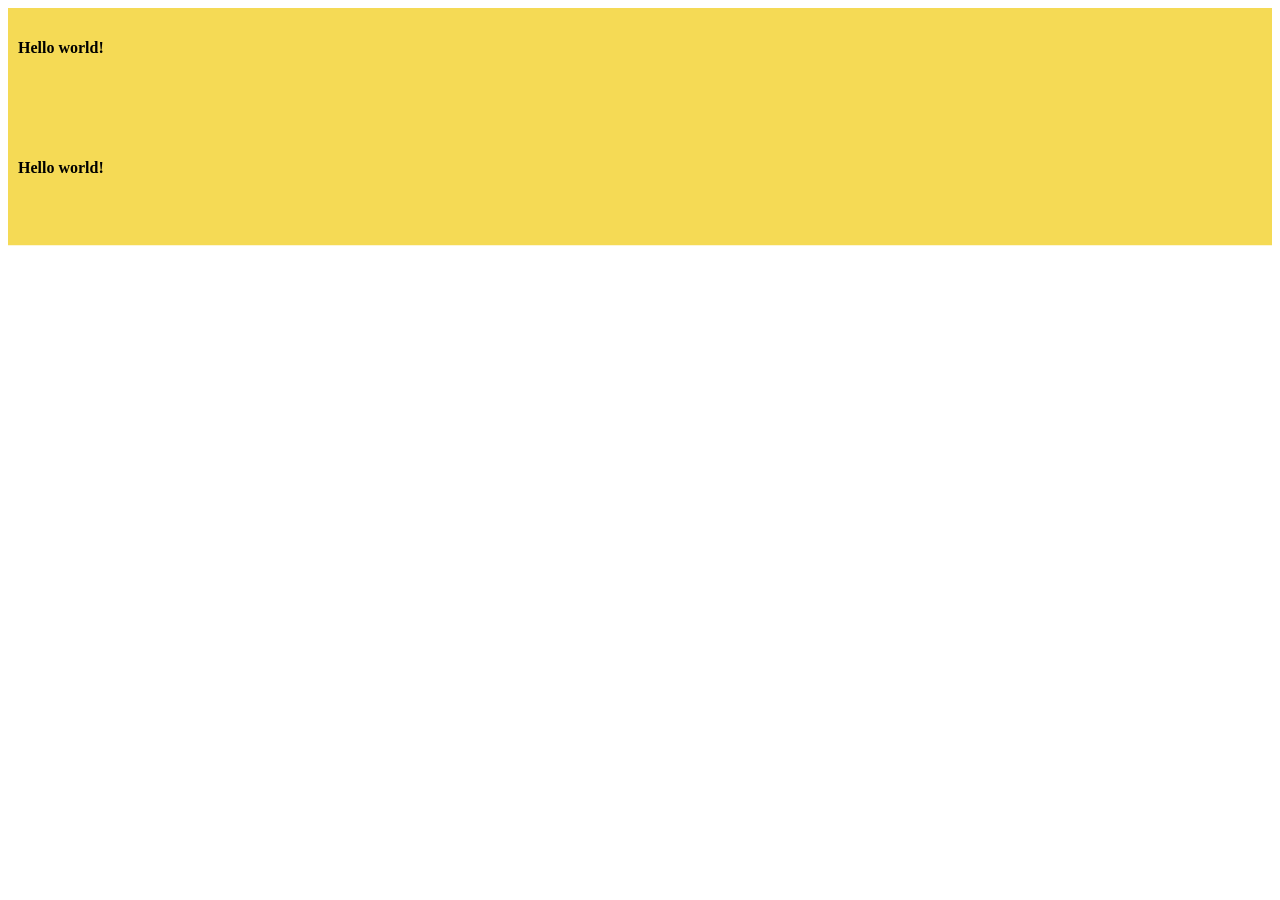
<file: webHost/index.html>
<!DOCTYPE html>
<html>

<body>
<div id="capture" style="padding: 10px; background: #f5da55">
    <h4 style="color: #000; ">Hello world!</h4>
	
	<p align='center'><iframe src="https://free.timeanddate.com/clock/i8w2o678/n136/tluk/ftb/th1/ts1" frameborder="0" width="38" height="18"></iframe></p>

</div>

<script src="html2canvas.min.js"></script>

<script>
html2canvas(document.querySelector("#capture")).then(canvas => {
    document.body.appendChild(canvas)
});
</script>

</body>
</html>
</file>
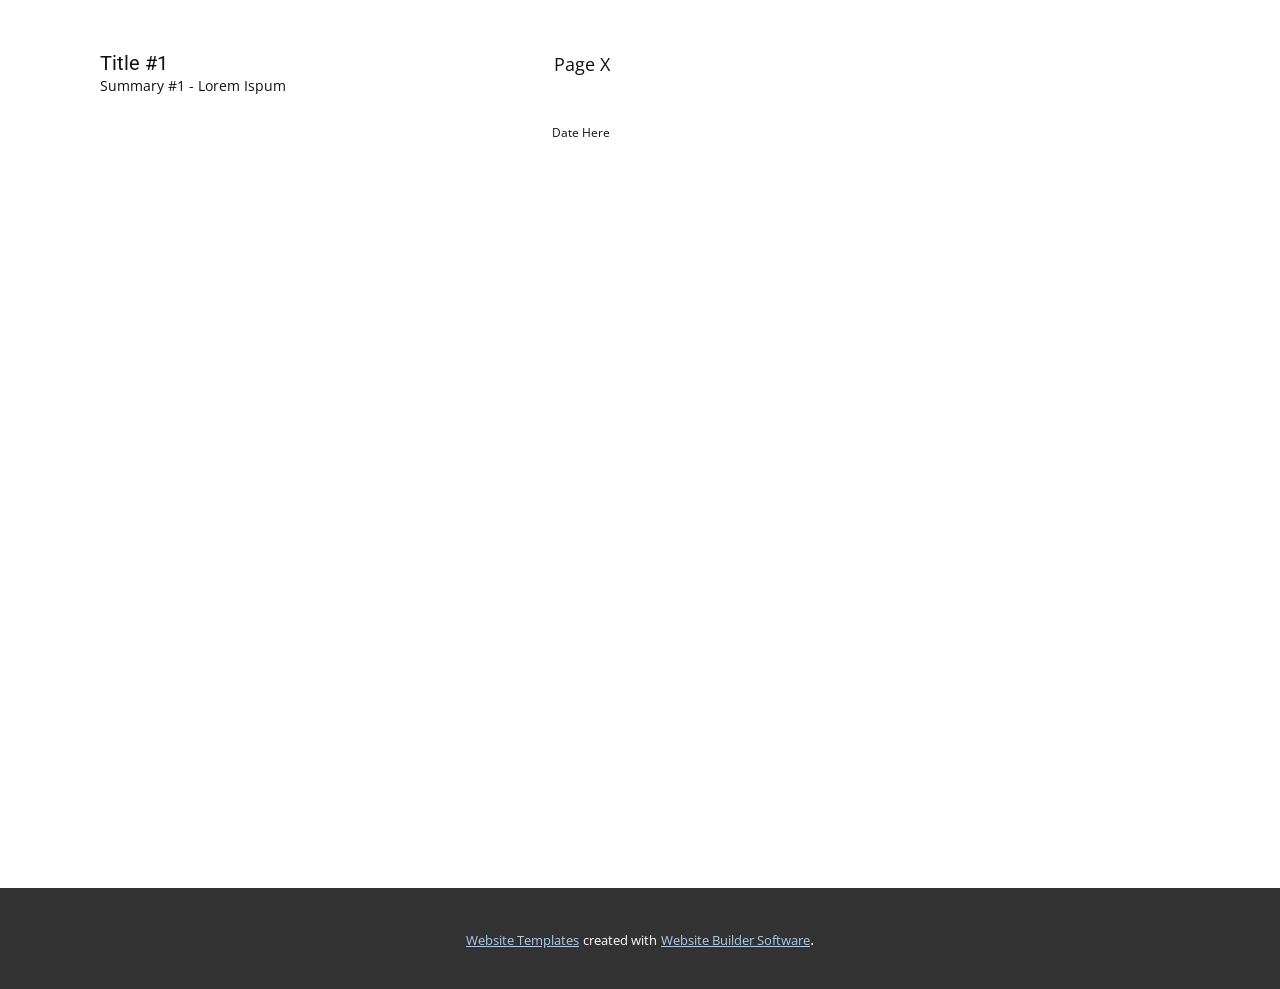
<file: htmlLayouts/test1/index.html>
<!DOCTYPE html>
<html style="font-size: 16px;" lang="en"><head>
    <meta name="viewport" content="width=device-width, initial-scale=1.0">
    <meta charset="utf-8">
    <meta name="keywords" content="">
    <meta name="description" content="">
    <title>Home</title>
    <link rel="stylesheet" href="nicepage.css" media="screen">
<link rel="stylesheet" href="Home.css" media="screen">
    <script class="u-script" type="text/javascript" src="jquery.js" defer=""></script>
    <script class="u-script" type="text/javascript" src="nicepage.js" defer=""></script>
    <meta name="generator" content="Nicepage 5.11.4, nicepage.com">
    <link id="u-theme-google-font" rel="stylesheet" href="https://fonts.googleapis.com/css?family=Roboto:100,100i,300,300i,400,400i,500,500i,700,700i,900,900i|Open+Sans:300,300i,400,400i,500,500i,600,600i,700,700i,800,800i">
    
    
    <script type="application/ld+json">{
		"@context": "http://schema.org",
		"@type": "Organization",
		"name": ""
}</script>
    <meta name="theme-color" content="#478ac9">
    <meta property="og:title" content="Home">
    <meta property="og:type" content="website">
  <meta data-intl-tel-input-cdn-path="intlTelInput/"></head>
  <body data-home-page="Home.html" data-home-page-title="Home" class="u-body u-xl-mode" data-lang="en">
    <section class="u-clearfix u-section-1" id="sec-b94a">
      <div class="u-clearfix u-sheet u-sheet-1">
        <div class="u-clearfix u-expanded-width u-layout-wrap u-layout-wrap-1">
          <div class="u-layout">
            <div class="u-layout-row">
              <div class="u-container-style u-layout-cell u-size-30 u-layout-cell-1">
                <div class="u-container-layout u-container-layout-1">
                  <p class="u-align-right u-text u-text-1">Pa​ge X</p>
                  <h5 class="u-text u-text-default u-text-2">Title #1<br>
                  </h5>
                  <p class="u-text u-text-3">Summary #1 - Lorem Ispum<br>
                    <br>
                    <br>
                  </p>
                  <p class="u-align-right u-text u-text-4">Date Here</p>
                </div>
              </div>
              <div class="u-container-style u-layout-cell u-size-30 u-layout-cell-2">
                <div class="u-container-layout u-container-layout-2"></div>
              </div>
            </div>
          </div>
        </div>
      </div>
    </section>
    
    
    
    <section class="u-backlink u-clearfix u-grey-80">
      <a class="u-link" href="https://nicepage.com/website-templates" target="_blank">
        <span>Website Templates</span>
      </a>
      <p class="u-text">
        <span>created with</span>
      </p>
      <a class="u-link" href="" target="_blank">
        <span>Website Builder Software</span>
      </a>. 
    </section>
  
</body></html>
</file>
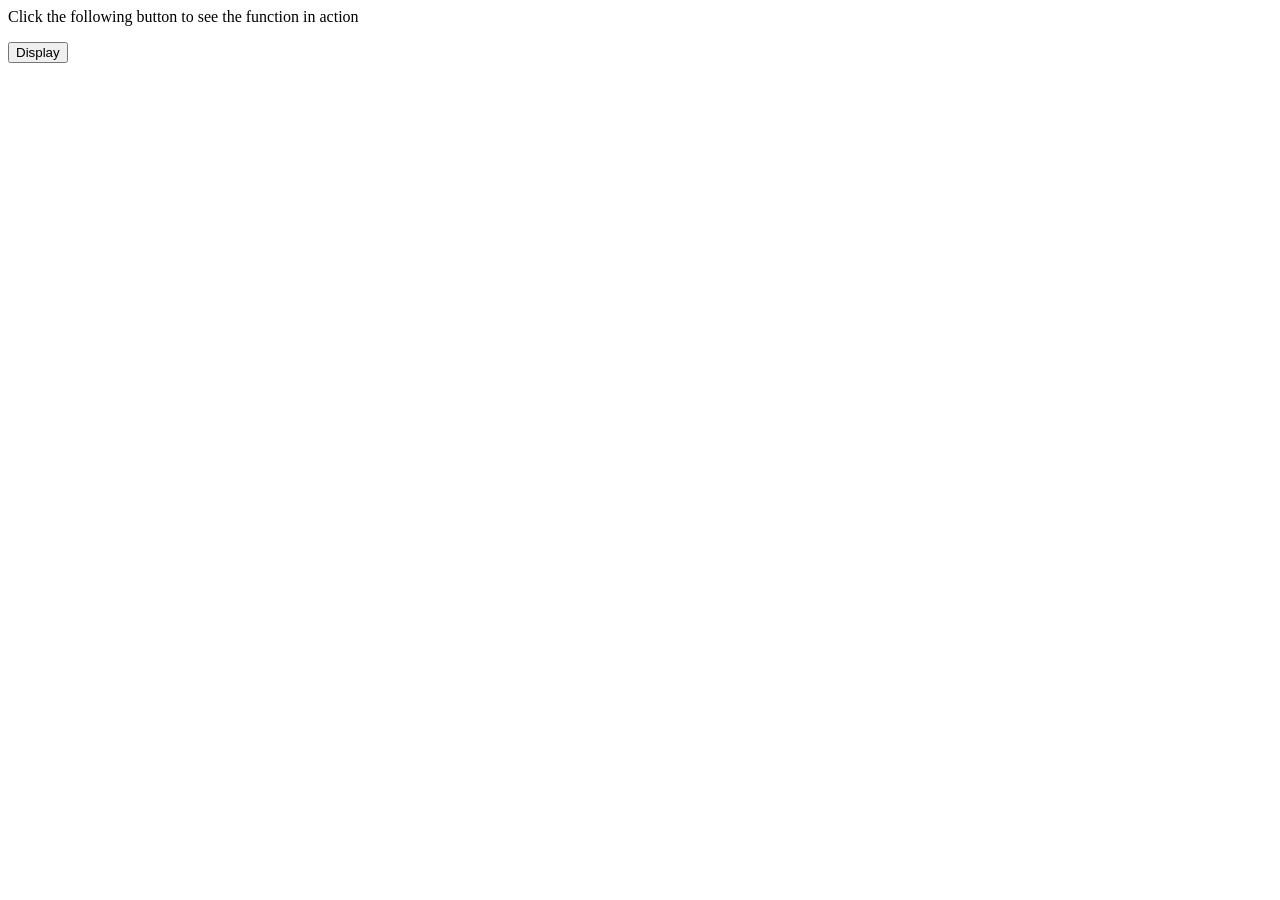
<file: webHost/test.html>
<html>  
<head>  
<script type = "text/javascript" src="function.js"></script>  
</head>  
<body>  
<p>Click the following button to see the function in action</p>  
<input type = "button" onclick = "jsonInterpret()" value = "Display">  
</body>  
</html>
</file>
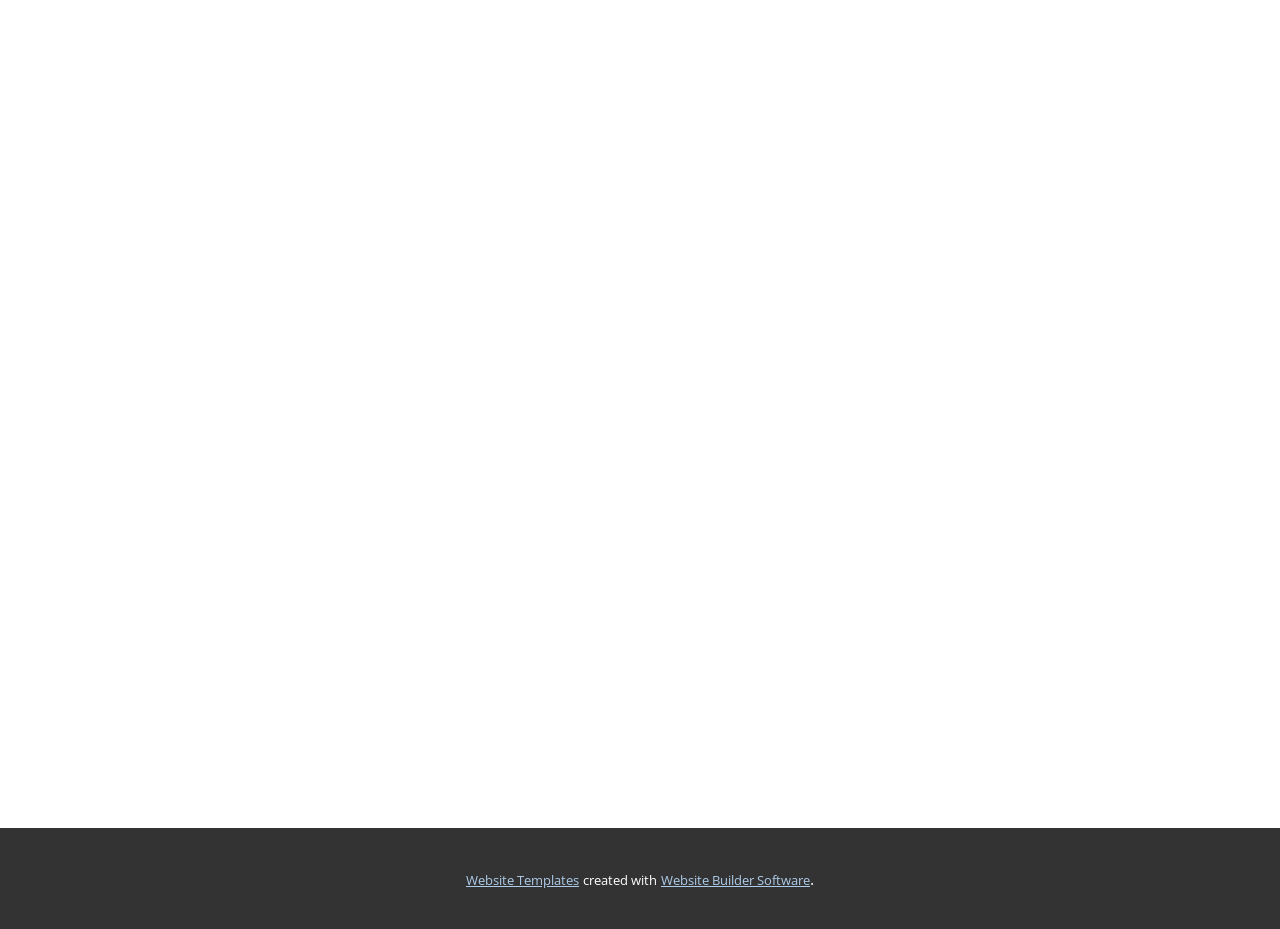
<file: htmlLayouts/test1/About.html>
<!DOCTYPE html>
<html style="font-size: 16px;" lang="en"><head>
    <meta name="viewport" content="width=device-width, initial-scale=1.0">
    <meta charset="utf-8">
    <meta name="keywords" content="">
    <meta name="description" content="">
    <title>About</title>
    <link rel="stylesheet" href="nicepage.css" media="screen">
<link rel="stylesheet" href="About.css" media="screen">
    <script class="u-script" type="text/javascript" src="jquery.js" defer=""></script>
    <script class="u-script" type="text/javascript" src="nicepage.js" defer=""></script>
    <meta name="generator" content="Nicepage 5.11.4, nicepage.com">
    <link id="u-theme-google-font" rel="stylesheet" href="https://fonts.googleapis.com/css?family=Roboto:100,100i,300,300i,400,400i,500,500i,700,700i,900,900i|Open+Sans:300,300i,400,400i,500,500i,600,600i,700,700i,800,800i">
    
    
    <script type="application/ld+json">{
		"@context": "http://schema.org",
		"@type": "Organization",
		"name": ""
}</script>
    <meta name="theme-color" content="#478ac9">
    <meta property="og:title" content="About">
    <meta property="og:type" content="website">
  <meta data-intl-tel-input-cdn-path="intlTelInput/"></head>
  <body class="u-body u-xl-mode" data-lang="en"><header class="u-clearfix u-container-align-center u-header u-header" id="sec-b9bc"><div class="u-clearfix u-sheet u-sheet-1"></div></header>
    <section class="u-clearfix u-section-1" id="sec-2526">
      <div class="u-clearfix u-sheet u-sheet-1"></div>
    </section>
    
    
    <footer class="u-align-center u-clearfix u-footer u-white u-footer" id="sec-6bea"><div class="u-clearfix u-sheet u-sheet-1"></div></footer>
    <section class="u-backlink u-clearfix u-grey-80">
      <a class="u-link" href="https://nicepage.com/website-templates" target="_blank">
        <span>Website Templates</span>
      </a>
      <p class="u-text">
        <span>created with</span>
      </p>
      <a class="u-link" href="" target="_blank">
        <span>Website Builder Software</span>
      </a>. 
    </section>
  
</body></html>
</file>
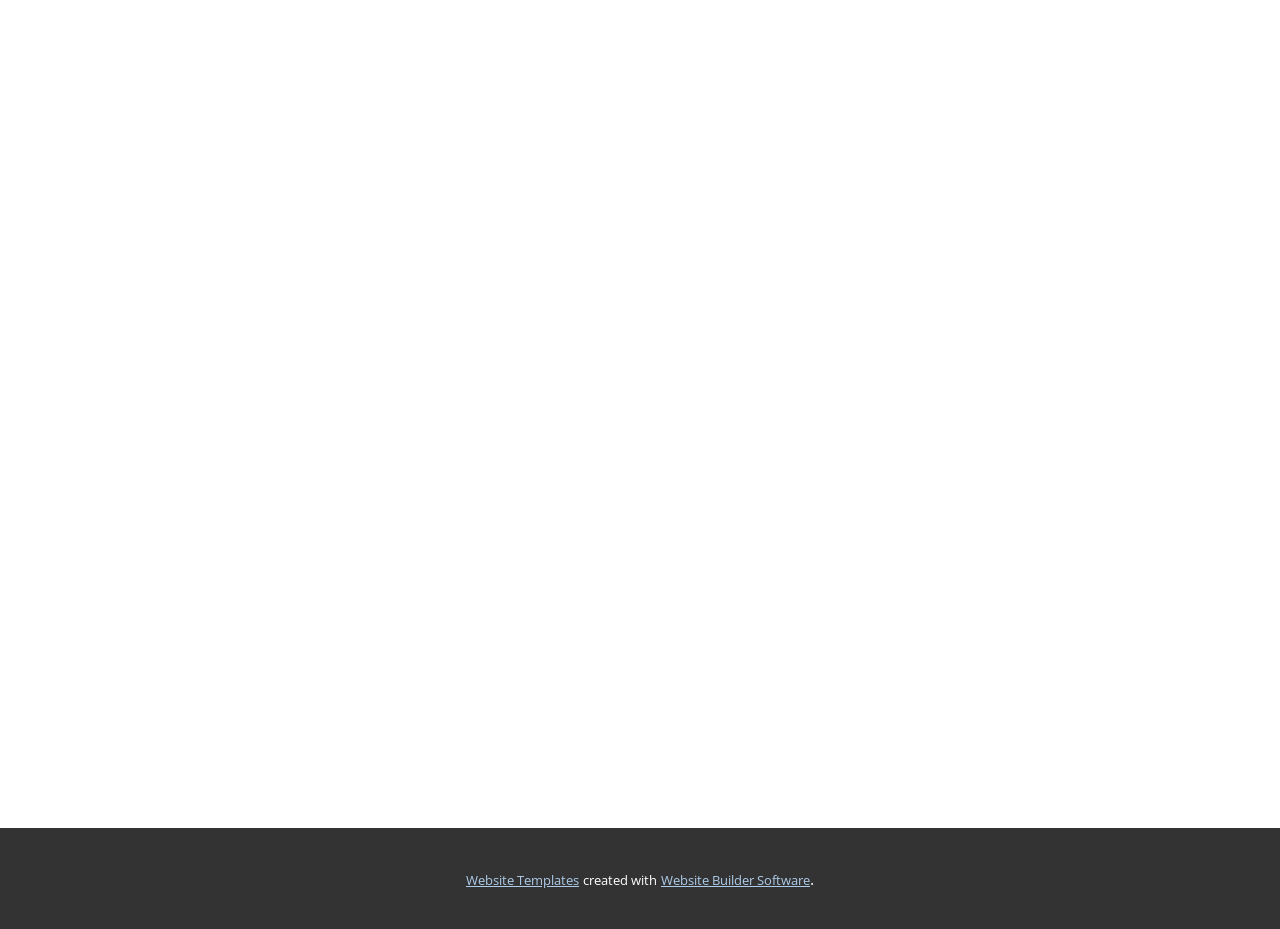
<file: htmlLayouts/test1/Contact.html>
<!DOCTYPE html>
<html style="font-size: 16px;" lang="en"><head>
    <meta name="viewport" content="width=device-width, initial-scale=1.0">
    <meta charset="utf-8">
    <meta name="keywords" content="">
    <meta name="description" content="">
    <title>Contact</title>
    <link rel="stylesheet" href="nicepage.css" media="screen">
<link rel="stylesheet" href="Contact.css" media="screen">
    <script class="u-script" type="text/javascript" src="jquery.js" defer=""></script>
    <script class="u-script" type="text/javascript" src="nicepage.js" defer=""></script>
    <meta name="generator" content="Nicepage 5.11.4, nicepage.com">
    <link id="u-theme-google-font" rel="stylesheet" href="https://fonts.googleapis.com/css?family=Roboto:100,100i,300,300i,400,400i,500,500i,700,700i,900,900i|Open+Sans:300,300i,400,400i,500,500i,600,600i,700,700i,800,800i">
    
    
    <script type="application/ld+json">{
		"@context": "http://schema.org",
		"@type": "Organization",
		"name": ""
}</script>
    <meta name="theme-color" content="#478ac9">
    <meta property="og:title" content="Contact">
    <meta property="og:type" content="website">
  <meta data-intl-tel-input-cdn-path="intlTelInput/"></head>
  <body class="u-body u-xl-mode" data-lang="en"><header class="u-clearfix u-container-align-center u-header u-header" id="sec-b9bc"><div class="u-clearfix u-sheet u-sheet-1"></div></header>
    <section class="u-clearfix u-section-1" id="sec-a862">
      <div class="u-clearfix u-sheet u-sheet-1"></div>
    </section>
    
    
    <footer class="u-align-center u-clearfix u-footer u-white u-footer" id="sec-6bea"><div class="u-clearfix u-sheet u-sheet-1"></div></footer>
    <section class="u-backlink u-clearfix u-grey-80">
      <a class="u-link" href="https://nicepage.com/website-templates" target="_blank">
        <span>Website Templates</span>
      </a>
      <p class="u-text">
        <span>created with</span>
      </p>
      <a class="u-link" href="" target="_blank">
        <span>Website Builder Software</span>
      </a>. 
    </section>
  
</body></html>
</file>
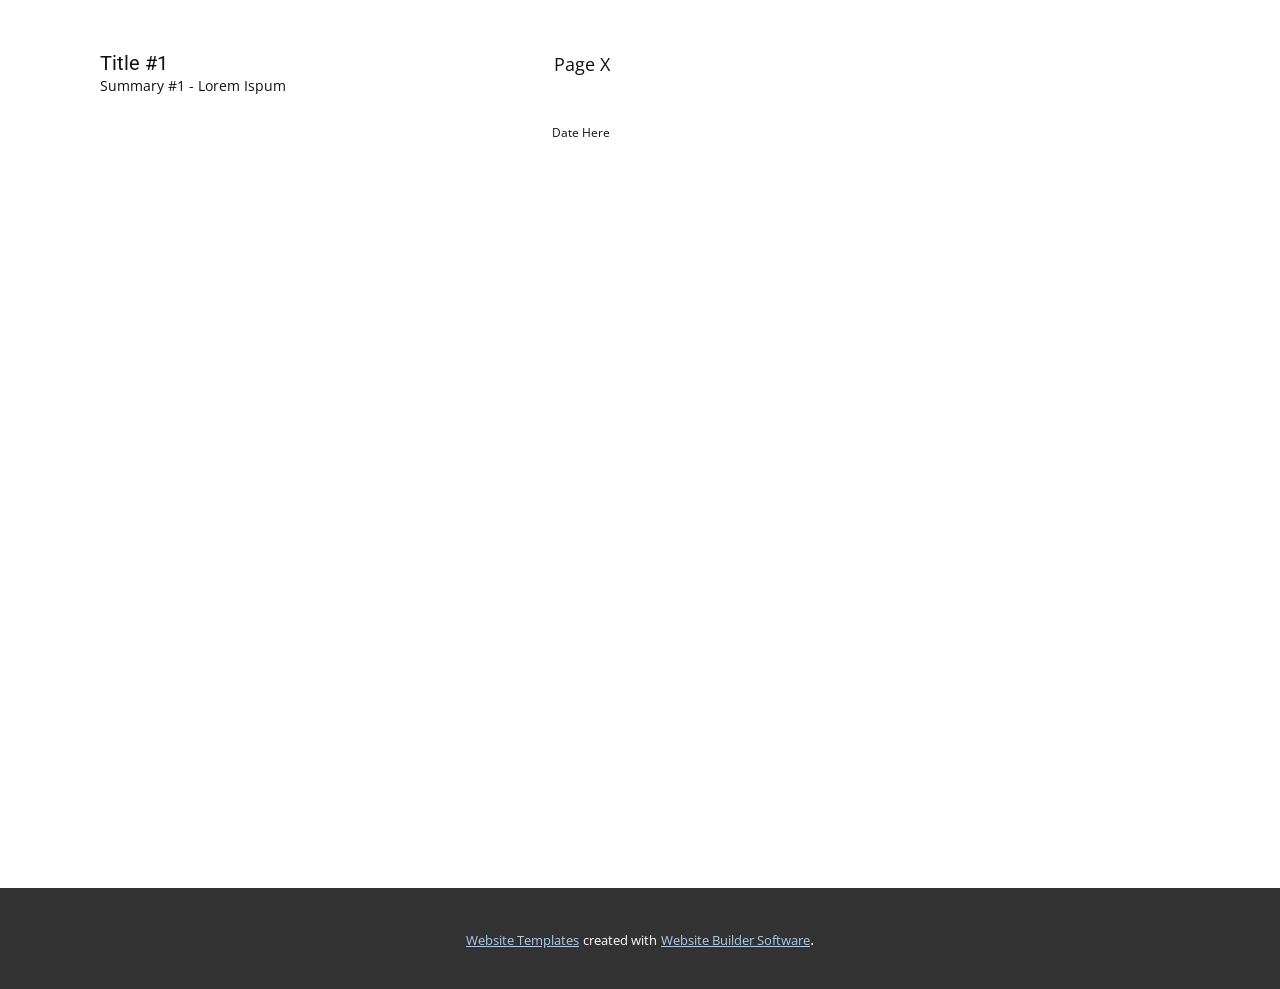
<file: htmlLayouts/test1/Home.html>
<!DOCTYPE html>
<html style="font-size: 16px;" lang="en"><head>
    <meta name="viewport" content="width=device-width, initial-scale=1.0">
    <meta charset="utf-8">
    <meta name="keywords" content="">
    <meta name="description" content="">
    <title>Home</title>
    <link rel="stylesheet" href="nicepage.css" media="screen">
<link rel="stylesheet" href="Home.css" media="screen">
    <script class="u-script" type="text/javascript" src="jquery.js" defer=""></script>
    <script class="u-script" type="text/javascript" src="nicepage.js" defer=""></script>
    <meta name="generator" content="Nicepage 5.11.4, nicepage.com">
    <link id="u-theme-google-font" rel="stylesheet" href="https://fonts.googleapis.com/css?family=Roboto:100,100i,300,300i,400,400i,500,500i,700,700i,900,900i|Open+Sans:300,300i,400,400i,500,500i,600,600i,700,700i,800,800i">
    
    
    <script type="application/ld+json">{
		"@context": "http://schema.org",
		"@type": "Organization",
		"name": ""
}</script>
    <meta name="theme-color" content="#478ac9">
    <meta property="og:title" content="Home">
    <meta property="og:type" content="website">
  <meta data-intl-tel-input-cdn-path="intlTelInput/"></head>
  <body class="u-body u-xl-mode" data-lang="en">
    <section class="u-clearfix u-section-1" id="sec-b94a">
      <div class="u-clearfix u-sheet u-sheet-1">
        <div class="u-clearfix u-expanded-width u-layout-wrap u-layout-wrap-1">
          <div class="u-layout">
            <div class="u-layout-row">
              <div class="u-container-style u-layout-cell u-size-30 u-layout-cell-1">
                <div class="u-container-layout u-container-layout-1">
                  <p class="u-align-right u-text u-text-1">Pa​ge X</p>
                  <h5 class="u-text u-text-default u-text-2">Title #1<br>
                  </h5>
                  <p class="u-text u-text-3">Summary #1 - Lorem Ispum<br>
                    <br>
                    <br>
                  </p>
                  <p class="u-align-right u-text u-text-4">Date Here</p>
                </div>
              </div>
              <div class="u-container-style u-layout-cell u-size-30 u-layout-cell-2">
                <div class="u-container-layout u-container-layout-2"></div>
              </div>
            </div>
          </div>
        </div>
      </div>
    </section>
    
    
    
    <section class="u-backlink u-clearfix u-grey-80">
      <a class="u-link" href="https://nicepage.com/website-templates" target="_blank">
        <span>Website Templates</span>
      </a>
      <p class="u-text">
        <span>created with</span>
      </p>
      <a class="u-link" href="" target="_blank">
        <span>Website Builder Software</span>
      </a>. 
    </section>
  
</body></html>
</file>
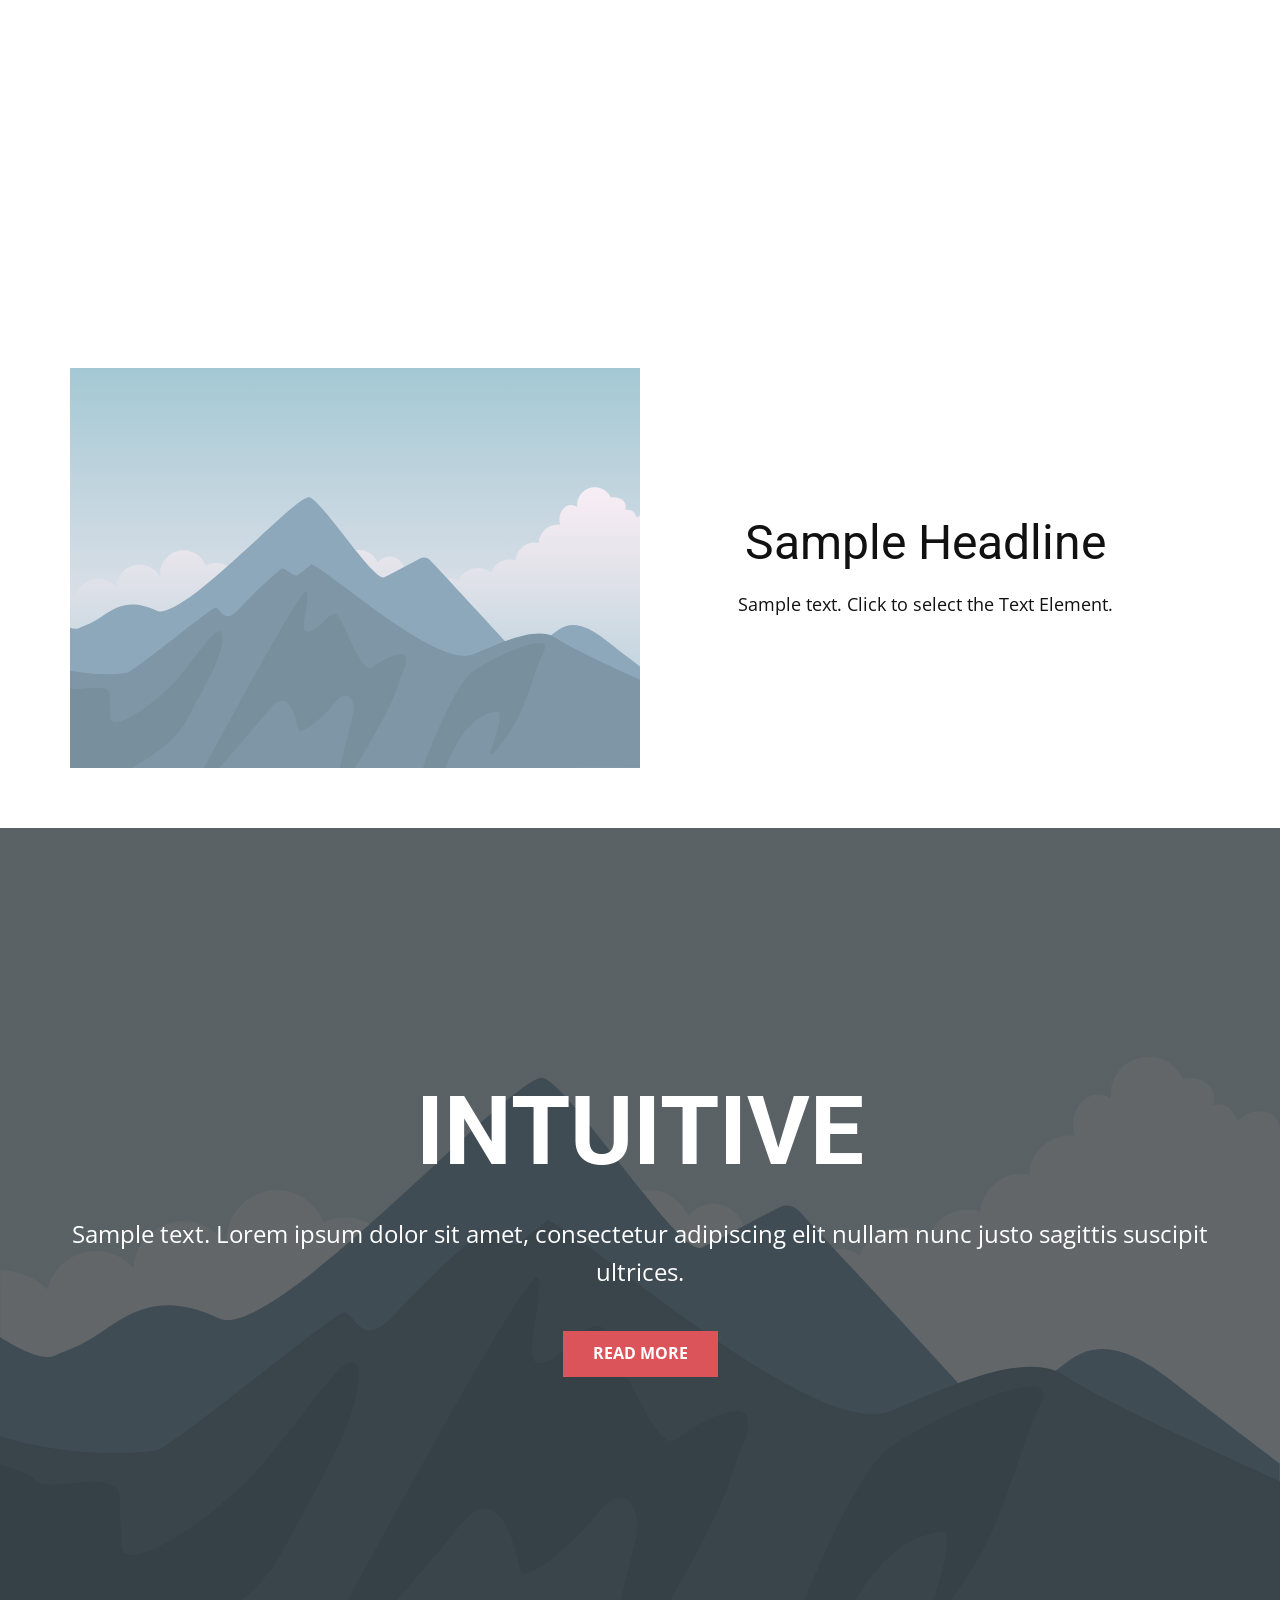
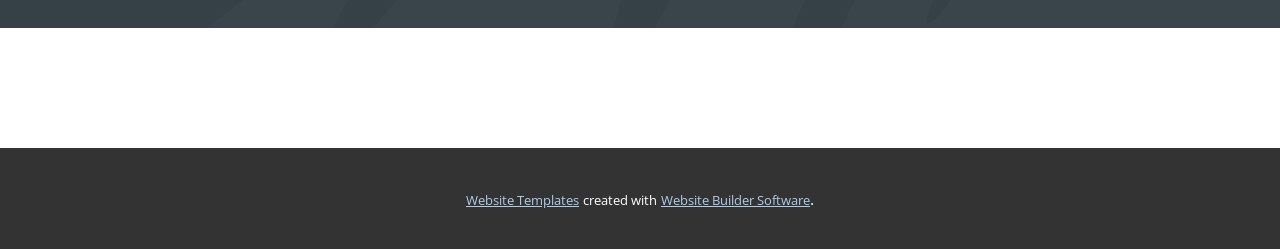
<file: htmlLayouts/test1/Page-1.html>
<!DOCTYPE html>
<html style="font-size: 16px;" lang="en"><head>
    <meta name="viewport" content="width=device-width, initial-scale=1.0">
    <meta charset="utf-8">
    <meta name="keywords" content="INTUITIVE">
    <meta name="description" content="">
    <title>Page 1</title>
    <link rel="stylesheet" href="nicepage.css" media="screen">
<link rel="stylesheet" href="Page-1.css" media="screen">
    <script class="u-script" type="text/javascript" src="jquery.js" defer=""></script>
    <script class="u-script" type="text/javascript" src="nicepage.js" defer=""></script>
    <meta name="generator" content="Nicepage 5.11.4, nicepage.com">
    <link id="u-theme-google-font" rel="stylesheet" href="https://fonts.googleapis.com/css?family=Roboto:100,100i,300,300i,400,400i,500,500i,700,700i,900,900i|Open+Sans:300,300i,400,400i,500,500i,600,600i,700,700i,800,800i">
    
    
    
    <script type="application/ld+json">{
		"@context": "http://schema.org",
		"@type": "Organization",
		"name": ""
}</script>
    <meta name="theme-color" content="#478ac9">
    <meta property="og:title" content="Page 1">
    <meta property="og:type" content="website">
  <meta data-intl-tel-input-cdn-path="intlTelInput/"></head>
  <body class="u-body u-xl-mode" data-lang="en"><header class="u-clearfix u-container-align-center u-header u-header" id="sec-b9bc"><div class="u-clearfix u-sheet u-sheet-1"></div></header>
    <section class="u-clearfix u-section-1" id="sec-6d14">
      <div class="u-clearfix u-sheet u-sheet-1">
        <div class="u-clearfix u-expanded-width u-layout-wrap u-layout-wrap-1">
          <div class="u-layout">
            <div class="u-layout-row">
              <div class="u-container-style u-image u-layout-cell u-size-30 u-image-1" data-image-width="400" data-image-height="265">
                <div class="u-container-layout u-container-layout-1"></div>
              </div>
              <div class="u-container-align-center u-container-style u-layout-cell u-size-30 u-layout-cell-2">
                <div class="u-container-layout u-valign-middle u-container-layout-2">
                  <h2 class="u-align-center u-text u-text-default u-text-1">Sample Headline</h2>
                  <p class="u-align-center u-text u-text-default u-text-2">Sample text. Click to select the Text Element.</p>
                </div>
              </div>
            </div>
          </div>
        </div>
      </div>
    </section>
    <section class="u-align-center u-clearfix u-image u-shading u-section-2" src="" data-image-width="256" data-image-height="256" id="sec-5102">
      <div class="u-clearfix u-sheet u-valign-middle u-sheet-1">
        <h1 class="u-text u-text-default u-title u-text-1">INTUITIVE</h1>
        <p class="u-large-text u-text u-text-default u-text-variant u-text-2">Sample text. Lorem ipsum dolor sit amet, consectetur adipiscing elit nullam nunc justo sagittis suscipit ultrices.</p>
        <a href="#" class="u-btn u-button-style u-palette-2-base u-btn-1">Read More</a>
      </div>
    </section>
    
    
    <footer class="u-align-center u-clearfix u-footer u-white u-footer" id="sec-6bea"><div class="u-clearfix u-sheet u-sheet-1"></div></footer>
    <section class="u-backlink u-clearfix u-grey-80">
      <a class="u-link" href="https://nicepage.com/website-templates" target="_blank">
        <span>Website Templates</span>
      </a>
      <p class="u-text">
        <span>created with</span>
      </p>
      <a class="u-link" href="" target="_blank">
        <span>Website Builder Software</span>
      </a>. 
    </section>
  
</body></html>
</file>
